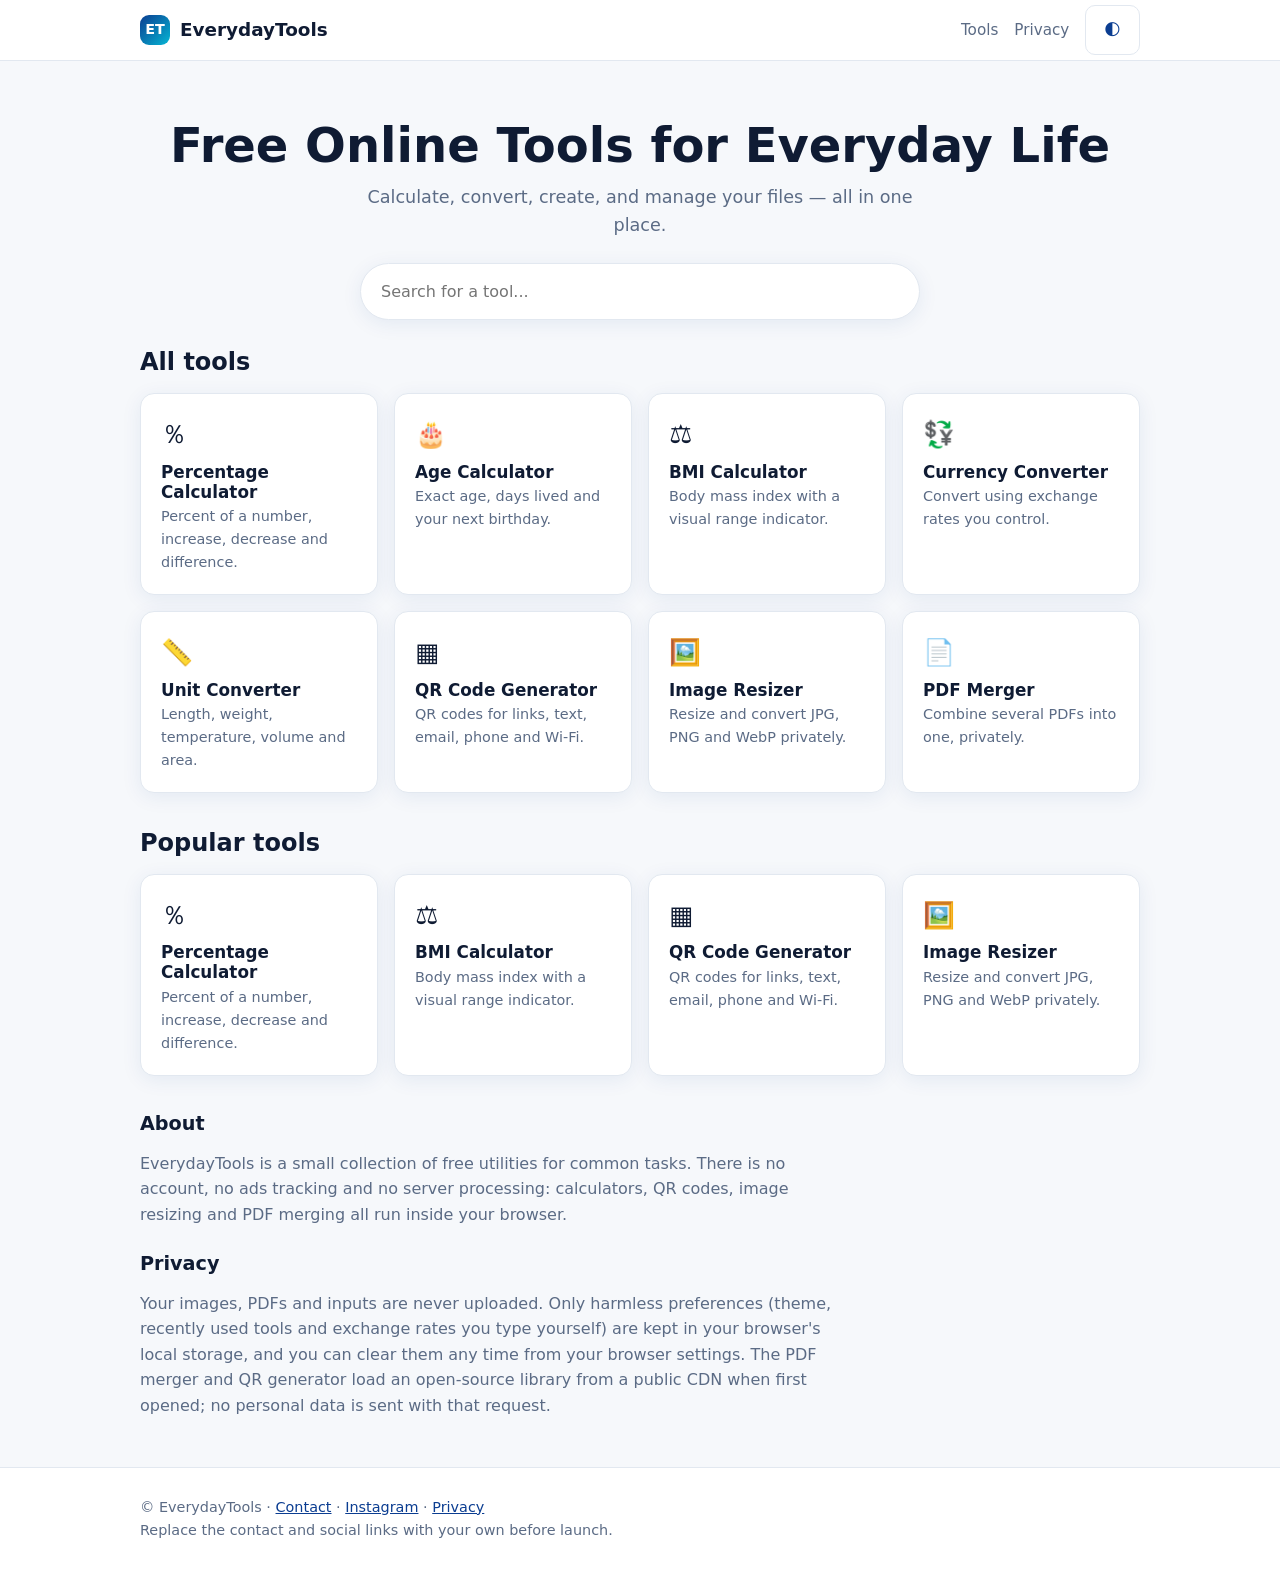
<file: index.html>
<!DOCTYPE html>
<html lang="en">
<head>
<meta charset="utf-8">
<meta name="viewport" content="width=device-width, initial-scale=1">
<title>EverydayTools – Free Online Calculators, Converters & File Tools</title>
<meta name="description" content="Free online percentage, age, BMI, currency and unit calculators, plus QR code generator, image resizer and PDF merger. No sign-up, files never leave your browser.">
<meta name="robots" content="index,follow,max-image-preview:large">
<link rel="canonical" href="https://everydaytools.pages.dev/">
<link rel="icon" href="favicon.svg" type="image/svg+xml">
<meta property="og:type" content="website">
<meta property="og:title" content="EverydayTools – Useful Tools. Simple Solutions.">
<meta property="og:description" content="Calculate, convert, create, and manage your files — all in one place.">
<meta property="og:url" content="https://everydaytools.pages.dev/">
<meta property="og:image" content="https://everydaytools.pages.dev/og-image.png">
<meta name="twitter:card" content="summary_large_image">
<script type="application/ld+json">{"@context":"https://schema.org","@type":"WebSite","name":"EverydayTools","url":"https://everydaytools.pages.dev/","description":"Free online everyday tools that run in your browser."}</script>
<link rel="stylesheet" href="style.css">
<script type="application/ld+json">{"@context": "https://schema.org", "@type": "ItemList", "itemListElement": [{"@type": "ListItem", "position": 1, "name": "Percentage Calculator", "url": "https://everydaytools.pages.dev/tools/percentage"}, {"@type": "ListItem", "position": 2, "name": "Age Calculator", "url": "https://everydaytools.pages.dev/tools/age"}, {"@type": "ListItem", "position": 3, "name": "BMI Calculator", "url": "https://everydaytools.pages.dev/tools/bmi"}, {"@type": "ListItem", "position": 4, "name": "Currency Converter", "url": "https://everydaytools.pages.dev/tools/currency"}, {"@type": "ListItem", "position": 5, "name": "Unit Converter", "url": "https://everydaytools.pages.dev/tools/unit-converter"}, {"@type": "ListItem", "position": 6, "name": "QR Code Generator", "url": "https://everydaytools.pages.dev/tools/qr-generator"}, {"@type": "ListItem", "position": 7, "name": "Image Resizer", "url": "https://everydaytools.pages.dev/tools/image-resizer"}, {"@type": "ListItem", "position": 8, "name": "PDF Merger", "url": "https://everydaytools.pages.dev/tools/pdf-merger"}]}</script>
</head>
<body>
<header><div class="w"><a class="logo" href="#" aria-label="EverydayTools home"><i>ET</i>EverydayTools</a>
<nav><a href="#tools">Tools</a><a href="#privacy">Privacy</a><button class="btn ghost" id="theme" aria-label="Toggle dark mode">🌓</button></nav></div></header>
<main class="w">
<div id="home">
<div class="hero"><h1>Free Online Tools for Everyday Life</h1><p>Calculate, convert, create, and manage your files — all in one place.</p>
<input id="search" type="search" placeholder="Search for a tool..." aria-label="Search for a tool"></div>
<section id="tools"><h2>All tools</h2><div class="grid" id="all"><a class="card" href="tools/percentage.html"><span class="ic">％</span><h3>Percentage Calculator</h3><p>Percent of a number, increase, decrease and difference.</p></a><a class="card" href="tools/age.html"><span class="ic">🎂</span><h3>Age Calculator</h3><p>Exact age, days lived and your next birthday.</p></a><a class="card" href="tools/bmi.html"><span class="ic">⚖️</span><h3>BMI Calculator</h3><p>Body mass index with a visual range indicator.</p></a><a class="card" href="tools/currency.html"><span class="ic">💱</span><h3>Currency Converter</h3><p>Convert using exchange rates you control.</p></a><a class="card" href="tools/unit-converter.html"><span class="ic">📏</span><h3>Unit Converter</h3><p>Length, weight, temperature, volume and area.</p></a><a class="card" href="tools/qr-generator.html"><span class="ic">▦</span><h3>QR Code Generator</h3><p>QR codes for links, text, email, phone and Wi-Fi.</p></a><a class="card" href="tools/image-resizer.html"><span class="ic">🖼️</span><h3>Image Resizer</h3><p>Resize and convert JPG, PNG and WebP privately.</p></a><a class="card" href="tools/pdf-merger.html"><span class="ic">📄</span><h3>PDF Merger</h3><p>Combine several PDFs into one, privately.</p></a></div></section>
<section><h2>Popular tools</h2><div class="grid" id="pop"><a class="card" href="tools/percentage.html"><span class="ic">％</span><h3>Percentage Calculator</h3><p>Percent of a number, increase, decrease and difference.</p></a><a class="card" href="tools/bmi.html"><span class="ic">⚖️</span><h3>BMI Calculator</h3><p>Body mass index with a visual range indicator.</p></a><a class="card" href="tools/qr-generator.html"><span class="ic">▦</span><h3>QR Code Generator</h3><p>QR codes for links, text, email, phone and Wi-Fi.</p></a><a class="card" href="tools/image-resizer.html"><span class="ic">🖼️</span><h3>Image Resizer</h3><p>Resize and convert JPG, PNG and WebP privately.</p></a></div></section>
<section id="recentS" hidden><h2>Recently used</h2><div class="grid" id="rec"></div></section>
<section class="about" id="about"><h2>About</h2><p>EverydayTools is a small collection of free utilities for common tasks. There is no account, no ads tracking and no server processing: calculators, QR codes, image resizing and PDF merging all run inside your browser.</p></section>
<section class="about" id="privacy"><h2>Privacy</h2><p>Your images, PDFs and inputs are never uploaded. Only harmless preferences (theme, recently used tools and exchange rates you type yourself) are kept in your browser's local storage, and you can clear them any time from your browser settings. The PDF merger and QR generator load an open-source library from a public CDN when first opened; no personal data is sent with that request.</p></section>
</div>
<div id="view" hidden></div>
</main>
<footer><div class="w">© EverydayTools · <a href="mailto:hello@example.com">Contact</a> · <a href="https://instagram.com/" rel="noopener">Instagram</a> · <a href="#privacy">Privacy</a><br>Replace the contact and social links with your own before launch.</div></footer>
<script src="js/tools.js" defer></script>
</body>
</html>
</file>
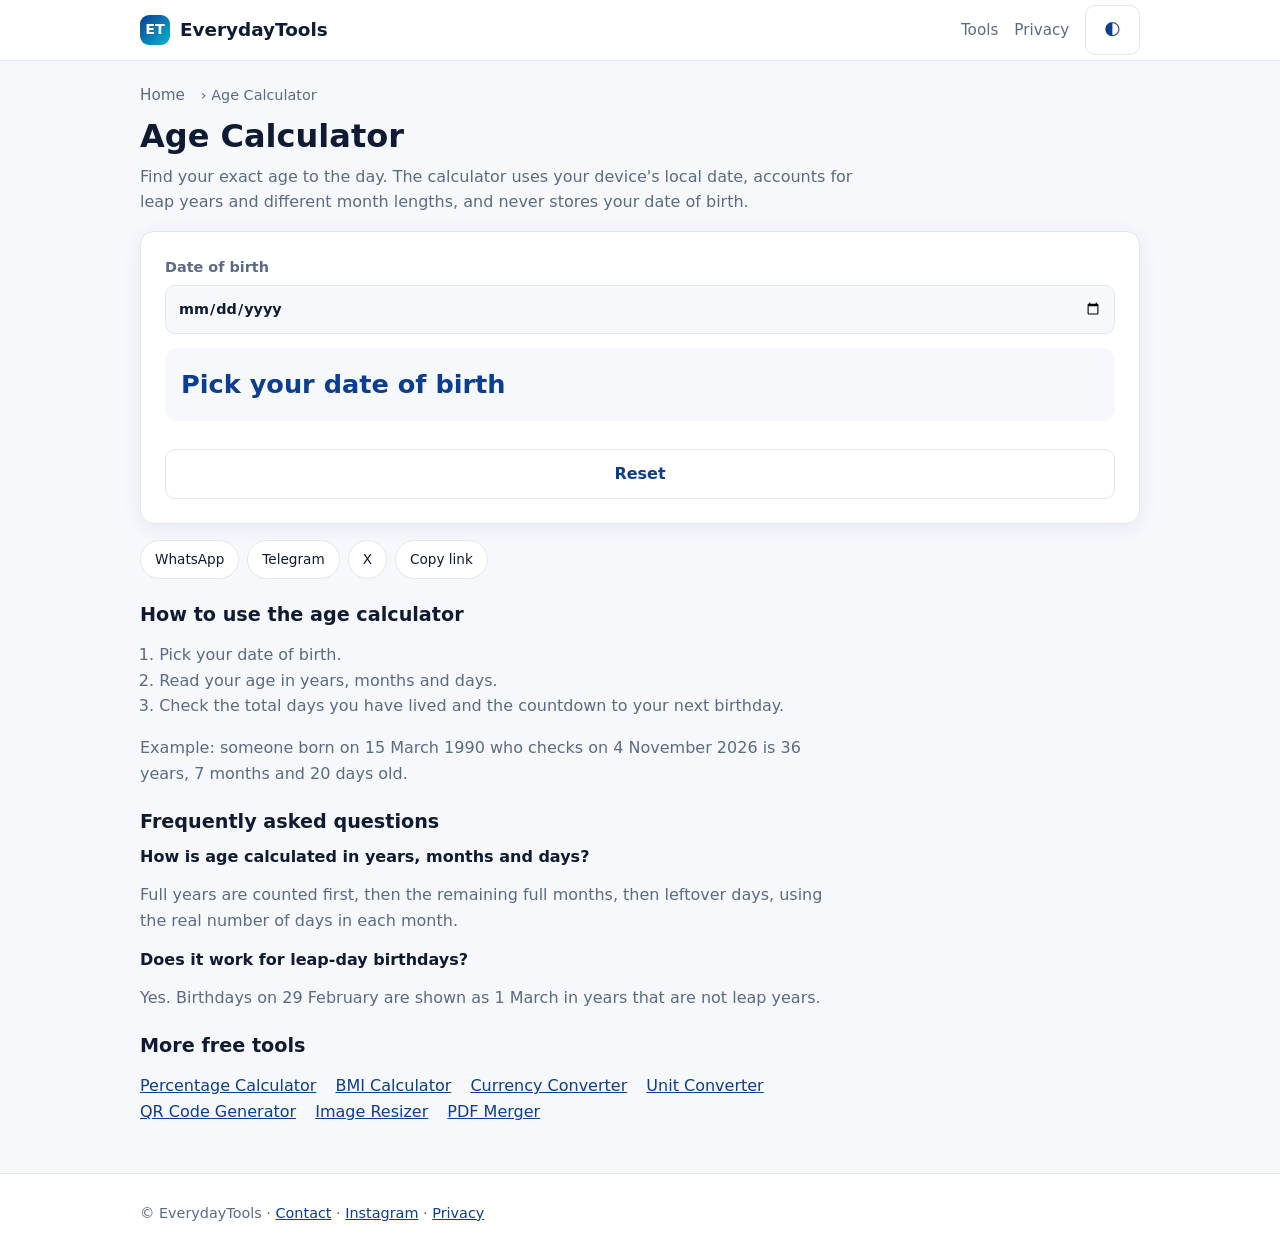
<file: tools/age.html>
<!DOCTYPE html>
<html lang="en">
<head>
<meta charset="utf-8">
<meta name="viewport" content="width=device-width, initial-scale=1">
<title>Age Calculator – Exact Age in Years, Months & Days | EverydayTools</title>
<meta name="description" content="Free age calculator: enter a date of birth to see your exact age in years, months and days, total days lived and days until your next birthday.">
<link rel="canonical" href="https://everydaytools.pages.dev/tools/age">
<link rel="icon" href="../favicon.svg" type="image/svg+xml">
<link rel="stylesheet" href="../style.css">
<meta property="og:type" content="website"><meta property="og:site_name" content="EverydayTools">
<meta property="og:title" content="Age Calculator – Exact Age in Years, Months & Days"><meta property="og:description" content="Free age calculator: enter a date of birth to see your exact age in years, months and days, total days lived and days until your next birthday.">
<meta property="og:url" content="https://everydaytools.pages.dev/tools/age"><meta property="og:image" content="https://everydaytools.pages.dev/og-image.png">
<meta name="twitter:card" content="summary_large_image"><meta name="twitter:title" content="Age Calculator – Exact Age in Years, Months & Days"><meta name="twitter:description" content="Free age calculator: enter a date of birth to see your exact age in years, months and days, total days lived and days until your next birthday."><meta name="twitter:image" content="https://everydaytools.pages.dev/og-image.png">
<script type="application/ld+json">{"@context": "https://schema.org", "@type": "WebApplication", "name": "Age Calculator", "url": "https://everydaytools.pages.dev/tools/age", "description": "Free age calculator: enter a date of birth to see your exact age in years, months and days, total days lived and days until your next birthday.", "applicationCategory": "UtilitiesApplication", "operatingSystem": "Any", "browserRequirements": "Requires JavaScript", "offers": {"@type": "Offer", "price": "0", "priceCurrency": "USD"}}</script>
<script type="application/ld+json">{"@context": "https://schema.org", "@type": "BreadcrumbList", "itemListElement": [{"@type": "ListItem", "position": 1, "name": "Home", "item": "https://everydaytools.pages.dev/"}, {"@type": "ListItem", "position": 2, "name": "Age Calculator", "item": "https://everydaytools.pages.dev/tools/age"}]}</script>
<script type="application/ld+json">{"@context": "https://schema.org", "@type": "FAQPage", "mainEntity": [{"@type": "Question", "name": "How is age calculated in years, months and days?", "acceptedAnswer": {"@type": "Answer", "text": "Full years are counted first, then the remaining full months, then leftover days, using the real number of days in each month."}}, {"@type": "Question", "name": "Does it work for leap-day birthdays?", "acceptedAnswer": {"@type": "Answer", "text": "Yes. Birthdays on 29 February are shown as 1 March in years that are not leap years."}}]}</script>
</head>
<body data-base="../" data-tool="age">
<header><div class="w"><a class="logo" href="../index.html" aria-label="EverydayTools home"><i>ET</i>EverydayTools</a>
<nav aria-label="Main"><a href="../index.html#tools">Tools</a><a href="../index.html#privacy">Privacy</a><button class="btn ghost" id="theme" aria-label="Toggle dark mode">🌓</button></nav></div></header>
<main class="w">
<nav class="crumb" aria-label="Breadcrumb"><a href="../index.html">Home</a> › Age Calculator</nav>
<h1>Age Calculator</h1><p class="note" style="font-size:1rem;max-width:70ch">Find your exact age to the day. The calculator uses your device's local date, accounts for leap years and different month lengths, and never stores your date of birth.</p>
<div class="panel" id="panel" style="margin-top:16px"><noscript>This tool needs JavaScript enabled in your browser.</noscript></div>
<div class="share"><a id="wa" target="_blank" rel="noopener">WhatsApp</a><a id="tg" target="_blank" rel="noopener">Telegram</a><a id="xx" target="_blank" rel="noopener">X</a><button id="cu">Copy link</button></div>
<article class="about"><h2>How to use the age calculator</h2><ol><li>Pick your date of birth.</li><li>Read your age in years, months and days.</li><li>Check the total days you have lived and the countdown to your next birthday.</li></ol><p>Example: someone born on 15 March 1990 who checks on 4 November 2026 is 36 years, 7 months and 20 days old.</p><h2>Frequently asked questions</h2><h3>How is age calculated in years, months and days?</h3><p>Full years are counted first, then the remaining full months, then leftover days, using the real number of days in each month.</p><h3>Does it work for leap-day birthdays?</h3><p>Yes. Birthdays on 29 February are shown as 1 March in years that are not leap years.</p>
<h2>More free tools</h2><p class="rel"><a href="percentage.html">Percentage Calculator</a> <a href="bmi.html">BMI Calculator</a> <a href="currency.html">Currency Converter</a> <a href="unit-converter.html">Unit Converter</a> <a href="qr-generator.html">QR Code Generator</a> <a href="image-resizer.html">Image Resizer</a> <a href="pdf-merger.html">PDF Merger</a></p></article>
</main>
<footer><div class="w">© EverydayTools · <a href="mailto:hello@example.com">Contact</a> · <a href="https://instagram.com/" rel="noopener">Instagram</a> · <a href="../index.html#privacy">Privacy</a></div></footer>
<script src="../js/tools.js" defer></script>
</body></html>
</file>
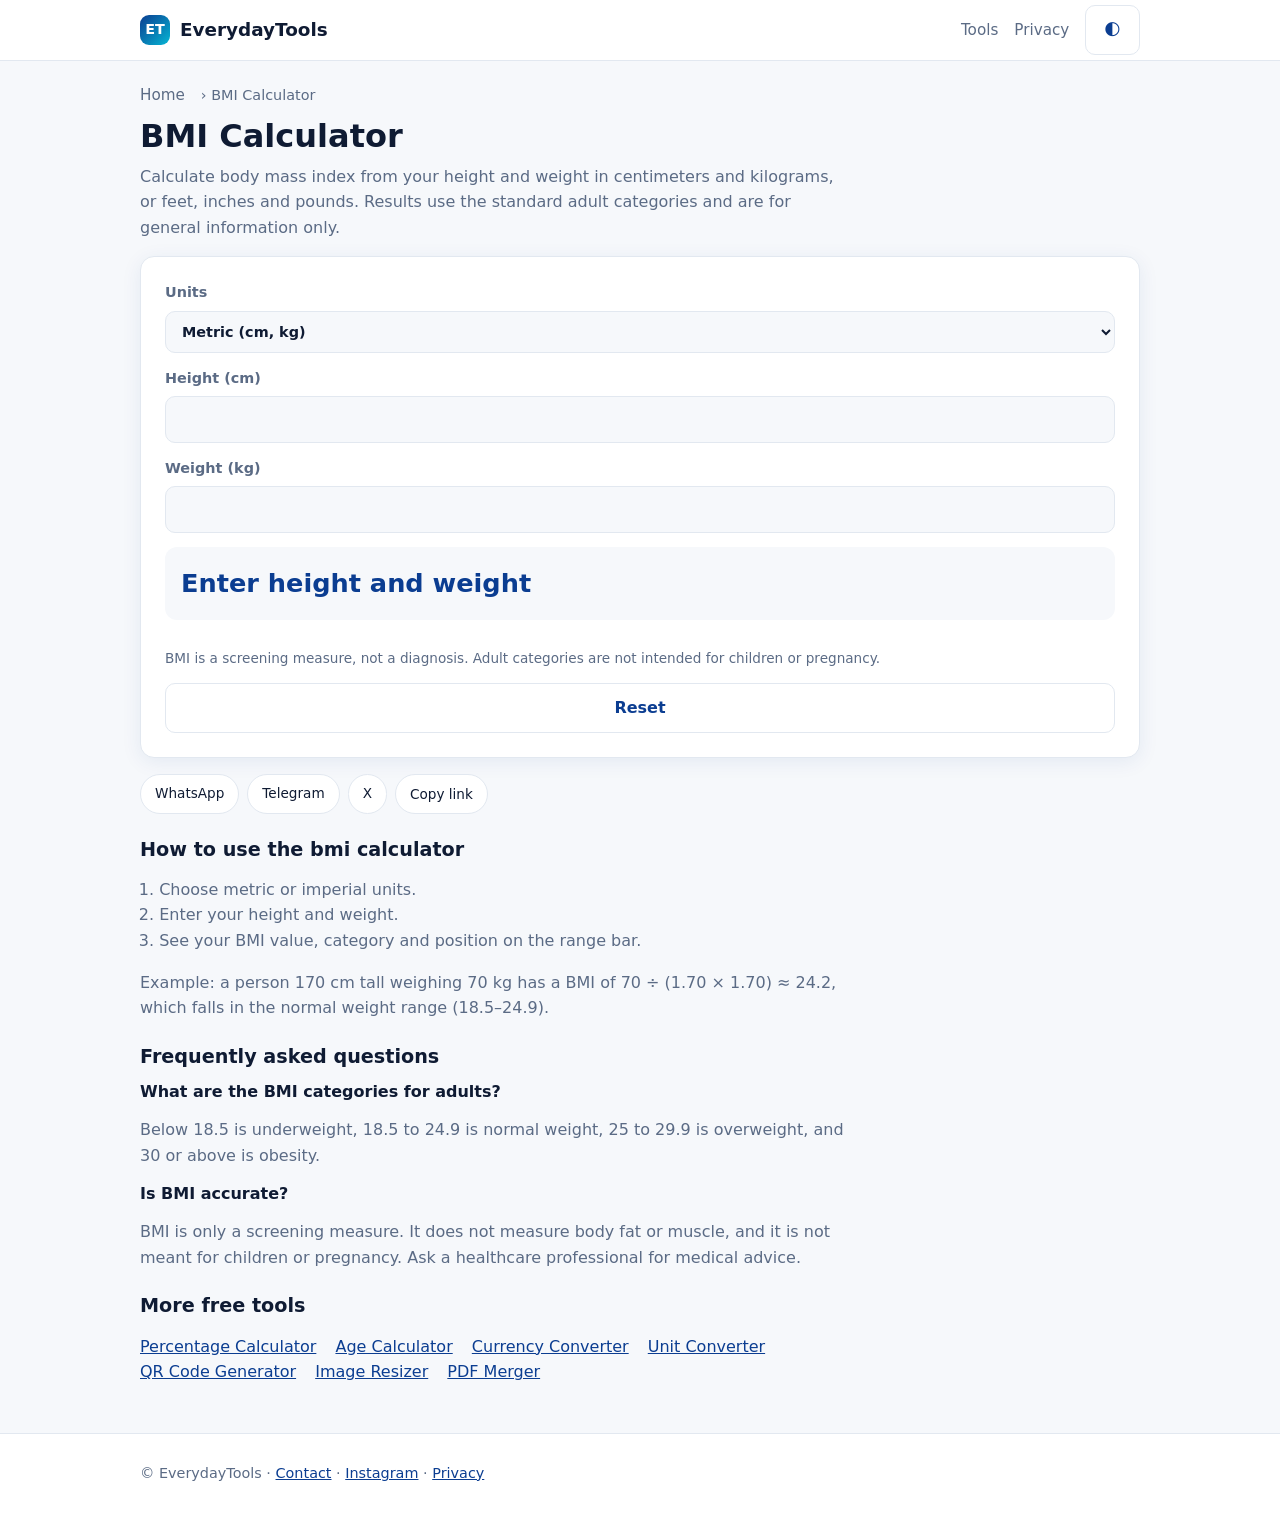
<file: tools/bmi.html>
<!DOCTYPE html>
<html lang="en">
<head>
<meta charset="utf-8">
<meta name="viewport" content="width=device-width, initial-scale=1">
<title>BMI Calculator – Free Body Mass Index Calculator | EverydayTools</title>
<meta name="description" content="Free BMI calculator for adults in metric or imperial units. See your BMI, standard category and a visual range chart. A screening tool, not a diagnosis.">
<link rel="canonical" href="https://everydaytools.pages.dev/tools/bmi">
<link rel="icon" href="../favicon.svg" type="image/svg+xml">
<link rel="stylesheet" href="../style.css">
<meta property="og:type" content="website"><meta property="og:site_name" content="EverydayTools">
<meta property="og:title" content="BMI Calculator – Free Body Mass Index Calculator"><meta property="og:description" content="Free BMI calculator for adults in metric or imperial units. See your BMI, standard category and a visual range chart. A screening tool, not a diagnosis.">
<meta property="og:url" content="https://everydaytools.pages.dev/tools/bmi"><meta property="og:image" content="https://everydaytools.pages.dev/og-image.png">
<meta name="twitter:card" content="summary_large_image"><meta name="twitter:title" content="BMI Calculator – Free Body Mass Index Calculator"><meta name="twitter:description" content="Free BMI calculator for adults in metric or imperial units. See your BMI, standard category and a visual range chart. A screening tool, not a diagnosis."><meta name="twitter:image" content="https://everydaytools.pages.dev/og-image.png">
<script type="application/ld+json">{"@context": "https://schema.org", "@type": "WebApplication", "name": "BMI Calculator", "url": "https://everydaytools.pages.dev/tools/bmi", "description": "Free BMI calculator for adults in metric or imperial units. See your BMI, standard category and a visual range chart. A screening tool, not a diagnosis.", "applicationCategory": "UtilitiesApplication", "operatingSystem": "Any", "browserRequirements": "Requires JavaScript", "offers": {"@type": "Offer", "price": "0", "priceCurrency": "USD"}}</script>
<script type="application/ld+json">{"@context": "https://schema.org", "@type": "BreadcrumbList", "itemListElement": [{"@type": "ListItem", "position": 1, "name": "Home", "item": "https://everydaytools.pages.dev/"}, {"@type": "ListItem", "position": 2, "name": "BMI Calculator", "item": "https://everydaytools.pages.dev/tools/bmi"}]}</script>
<script type="application/ld+json">{"@context": "https://schema.org", "@type": "FAQPage", "mainEntity": [{"@type": "Question", "name": "What are the BMI categories for adults?", "acceptedAnswer": {"@type": "Answer", "text": "Below 18.5 is underweight, 18.5 to 24.9 is normal weight, 25 to 29.9 is overweight, and 30 or above is obesity."}}, {"@type": "Question", "name": "Is BMI accurate?", "acceptedAnswer": {"@type": "Answer", "text": "BMI is only a screening measure. It does not measure body fat or muscle, and it is not meant for children or pregnancy. Ask a healthcare professional for medical advice."}}]}</script>
</head>
<body data-base="../" data-tool="bmi">
<header><div class="w"><a class="logo" href="../index.html" aria-label="EverydayTools home"><i>ET</i>EverydayTools</a>
<nav aria-label="Main"><a href="../index.html#tools">Tools</a><a href="../index.html#privacy">Privacy</a><button class="btn ghost" id="theme" aria-label="Toggle dark mode">🌓</button></nav></div></header>
<main class="w">
<nav class="crumb" aria-label="Breadcrumb"><a href="../index.html">Home</a> › BMI Calculator</nav>
<h1>BMI Calculator</h1><p class="note" style="font-size:1rem;max-width:70ch">Calculate body mass index from your height and weight in centimeters and kilograms, or feet, inches and pounds. Results use the standard adult categories and are for general information only.</p>
<div class="panel" id="panel" style="margin-top:16px"><noscript>This tool needs JavaScript enabled in your browser.</noscript></div>
<div class="share"><a id="wa" target="_blank" rel="noopener">WhatsApp</a><a id="tg" target="_blank" rel="noopener">Telegram</a><a id="xx" target="_blank" rel="noopener">X</a><button id="cu">Copy link</button></div>
<article class="about"><h2>How to use the bmi calculator</h2><ol><li>Choose metric or imperial units.</li><li>Enter your height and weight.</li><li>See your BMI value, category and position on the range bar.</li></ol><p>Example: a person 170 cm tall weighing 70 kg has a BMI of 70 ÷ (1.70 × 1.70) ≈ 24.2, which falls in the normal weight range (18.5–24.9).</p><h2>Frequently asked questions</h2><h3>What are the BMI categories for adults?</h3><p>Below 18.5 is underweight, 18.5 to 24.9 is normal weight, 25 to 29.9 is overweight, and 30 or above is obesity.</p><h3>Is BMI accurate?</h3><p>BMI is only a screening measure. It does not measure body fat or muscle, and it is not meant for children or pregnancy. Ask a healthcare professional for medical advice.</p>
<h2>More free tools</h2><p class="rel"><a href="percentage.html">Percentage Calculator</a> <a href="age.html">Age Calculator</a> <a href="currency.html">Currency Converter</a> <a href="unit-converter.html">Unit Converter</a> <a href="qr-generator.html">QR Code Generator</a> <a href="image-resizer.html">Image Resizer</a> <a href="pdf-merger.html">PDF Merger</a></p></article>
</main>
<footer><div class="w">© EverydayTools · <a href="mailto:hello@example.com">Contact</a> · <a href="https://instagram.com/" rel="noopener">Instagram</a> · <a href="../index.html#privacy">Privacy</a></div></footer>
<script src="../js/tools.js" defer></script>
</body></html>
</file>
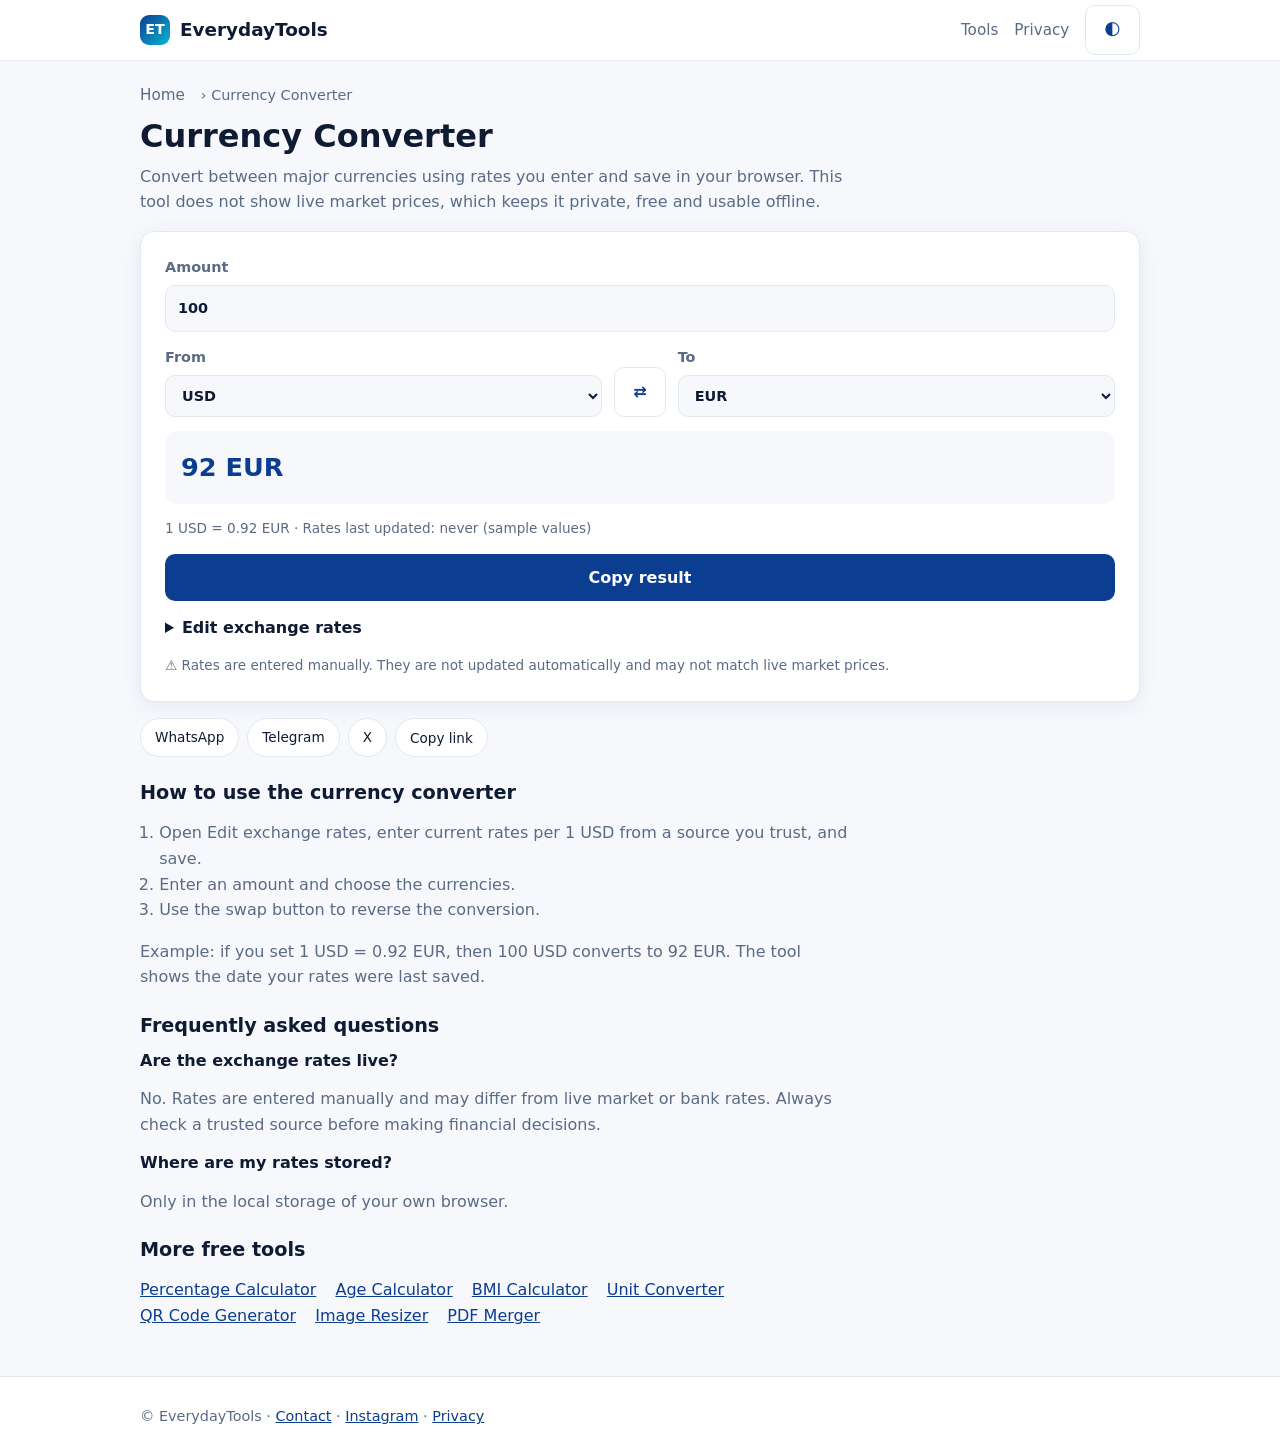
<file: tools/currency.html>
<!DOCTYPE html>
<html lang="en">
<head>
<meta charset="utf-8">
<meta name="viewport" content="width=device-width, initial-scale=1">
<title>Currency Converter – Free Converter with Custom Rates | EverydayTools</title>
<meta name="description" content="Free currency converter with exchange rates you set yourself. Convert USD, EUR, GBP, JPY, CAD, AUD, CHF, INR and more. Rates are manual, not live.">
<link rel="canonical" href="https://everydaytools.pages.dev/tools/currency">
<link rel="icon" href="../favicon.svg" type="image/svg+xml">
<link rel="stylesheet" href="../style.css">
<meta property="og:type" content="website"><meta property="og:site_name" content="EverydayTools">
<meta property="og:title" content="Currency Converter – Free Converter with Custom Rates"><meta property="og:description" content="Free currency converter with exchange rates you set yourself. Convert USD, EUR, GBP, JPY, CAD, AUD, CHF, INR and more. Rates are manual, not live.">
<meta property="og:url" content="https://everydaytools.pages.dev/tools/currency"><meta property="og:image" content="https://everydaytools.pages.dev/og-image.png">
<meta name="twitter:card" content="summary_large_image"><meta name="twitter:title" content="Currency Converter – Free Converter with Custom Rates"><meta name="twitter:description" content="Free currency converter with exchange rates you set yourself. Convert USD, EUR, GBP, JPY, CAD, AUD, CHF, INR and more. Rates are manual, not live."><meta name="twitter:image" content="https://everydaytools.pages.dev/og-image.png">
<script type="application/ld+json">{"@context": "https://schema.org", "@type": "WebApplication", "name": "Currency Converter", "url": "https://everydaytools.pages.dev/tools/currency", "description": "Free currency converter with exchange rates you set yourself. Convert USD, EUR, GBP, JPY, CAD, AUD, CHF, INR and more. Rates are manual, not live.", "applicationCategory": "UtilitiesApplication", "operatingSystem": "Any", "browserRequirements": "Requires JavaScript", "offers": {"@type": "Offer", "price": "0", "priceCurrency": "USD"}}</script>
<script type="application/ld+json">{"@context": "https://schema.org", "@type": "BreadcrumbList", "itemListElement": [{"@type": "ListItem", "position": 1, "name": "Home", "item": "https://everydaytools.pages.dev/"}, {"@type": "ListItem", "position": 2, "name": "Currency Converter", "item": "https://everydaytools.pages.dev/tools/currency"}]}</script>
<script type="application/ld+json">{"@context": "https://schema.org", "@type": "FAQPage", "mainEntity": [{"@type": "Question", "name": "Are the exchange rates live?", "acceptedAnswer": {"@type": "Answer", "text": "No. Rates are entered manually and may differ from live market or bank rates. Always check a trusted source before making financial decisions."}}, {"@type": "Question", "name": "Where are my rates stored?", "acceptedAnswer": {"@type": "Answer", "text": "Only in the local storage of your own browser."}}]}</script>
</head>
<body data-base="../" data-tool="currency">
<header><div class="w"><a class="logo" href="../index.html" aria-label="EverydayTools home"><i>ET</i>EverydayTools</a>
<nav aria-label="Main"><a href="../index.html#tools">Tools</a><a href="../index.html#privacy">Privacy</a><button class="btn ghost" id="theme" aria-label="Toggle dark mode">🌓</button></nav></div></header>
<main class="w">
<nav class="crumb" aria-label="Breadcrumb"><a href="../index.html">Home</a> › Currency Converter</nav>
<h1>Currency Converter</h1><p class="note" style="font-size:1rem;max-width:70ch">Convert between major currencies using rates you enter and save in your browser. This tool does not show live market prices, which keeps it private, free and usable offline.</p>
<div class="panel" id="panel" style="margin-top:16px"><noscript>This tool needs JavaScript enabled in your browser.</noscript></div>
<div class="share"><a id="wa" target="_blank" rel="noopener">WhatsApp</a><a id="tg" target="_blank" rel="noopener">Telegram</a><a id="xx" target="_blank" rel="noopener">X</a><button id="cu">Copy link</button></div>
<article class="about"><h2>How to use the currency converter</h2><ol><li>Open Edit exchange rates, enter current rates per 1 USD from a source you trust, and save.</li><li>Enter an amount and choose the currencies.</li><li>Use the swap button to reverse the conversion.</li></ol><p>Example: if you set 1 USD = 0.92 EUR, then 100 USD converts to 92 EUR. The tool shows the date your rates were last saved.</p><h2>Frequently asked questions</h2><h3>Are the exchange rates live?</h3><p>No. Rates are entered manually and may differ from live market or bank rates. Always check a trusted source before making financial decisions.</p><h3>Where are my rates stored?</h3><p>Only in the local storage of your own browser.</p>
<h2>More free tools</h2><p class="rel"><a href="percentage.html">Percentage Calculator</a> <a href="age.html">Age Calculator</a> <a href="bmi.html">BMI Calculator</a> <a href="unit-converter.html">Unit Converter</a> <a href="qr-generator.html">QR Code Generator</a> <a href="image-resizer.html">Image Resizer</a> <a href="pdf-merger.html">PDF Merger</a></p></article>
</main>
<footer><div class="w">© EverydayTools · <a href="mailto:hello@example.com">Contact</a> · <a href="https://instagram.com/" rel="noopener">Instagram</a> · <a href="../index.html#privacy">Privacy</a></div></footer>
<script src="../js/tools.js" defer></script>
</body></html>
</file>
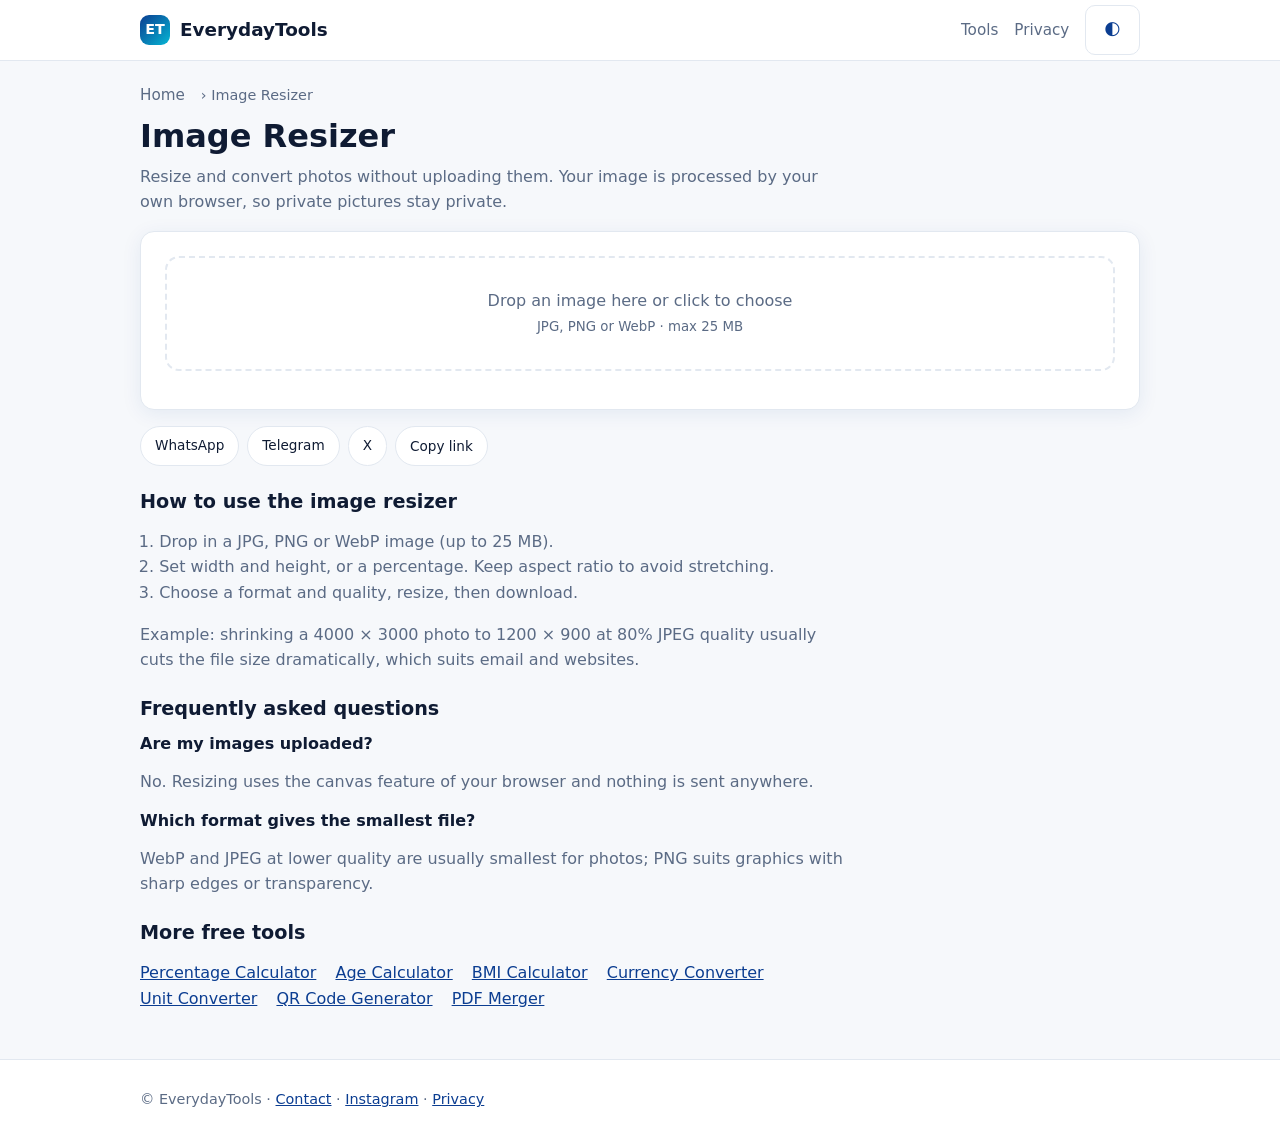
<file: tools/image-resizer.html>
<!DOCTYPE html>
<html lang="en">
<head>
<meta charset="utf-8">
<meta name="viewport" content="width=device-width, initial-scale=1">
<title>Image Resizer – Resize JPG, PNG & WebP Online Free | EverydayTools</title>
<meta name="description" content="Free image resizer: change width and height or percentage, convert between JPG, PNG and WebP, and set quality. Private, in your browser, no upload.">
<link rel="canonical" href="https://everydaytools.pages.dev/tools/image-resizer">
<link rel="icon" href="../favicon.svg" type="image/svg+xml">
<link rel="stylesheet" href="../style.css">
<meta property="og:type" content="website"><meta property="og:site_name" content="EverydayTools">
<meta property="og:title" content="Image Resizer – Resize JPG, PNG & WebP Online Free"><meta property="og:description" content="Free image resizer: change width and height or percentage, convert between JPG, PNG and WebP, and set quality. Private, in your browser, no upload.">
<meta property="og:url" content="https://everydaytools.pages.dev/tools/image-resizer"><meta property="og:image" content="https://everydaytools.pages.dev/og-image.png">
<meta name="twitter:card" content="summary_large_image"><meta name="twitter:title" content="Image Resizer – Resize JPG, PNG & WebP Online Free"><meta name="twitter:description" content="Free image resizer: change width and height or percentage, convert between JPG, PNG and WebP, and set quality. Private, in your browser, no upload."><meta name="twitter:image" content="https://everydaytools.pages.dev/og-image.png">
<script type="application/ld+json">{"@context": "https://schema.org", "@type": "WebApplication", "name": "Image Resizer", "url": "https://everydaytools.pages.dev/tools/image-resizer", "description": "Free image resizer: change width and height or percentage, convert between JPG, PNG and WebP, and set quality. Private, in your browser, no upload.", "applicationCategory": "UtilitiesApplication", "operatingSystem": "Any", "browserRequirements": "Requires JavaScript", "offers": {"@type": "Offer", "price": "0", "priceCurrency": "USD"}}</script>
<script type="application/ld+json">{"@context": "https://schema.org", "@type": "BreadcrumbList", "itemListElement": [{"@type": "ListItem", "position": 1, "name": "Home", "item": "https://everydaytools.pages.dev/"}, {"@type": "ListItem", "position": 2, "name": "Image Resizer", "item": "https://everydaytools.pages.dev/tools/image-resizer"}]}</script>
<script type="application/ld+json">{"@context": "https://schema.org", "@type": "FAQPage", "mainEntity": [{"@type": "Question", "name": "Are my images uploaded?", "acceptedAnswer": {"@type": "Answer", "text": "No. Resizing uses the canvas feature of your browser and nothing is sent anywhere."}}, {"@type": "Question", "name": "Which format gives the smallest file?", "acceptedAnswer": {"@type": "Answer", "text": "WebP and JPEG at lower quality are usually smallest for photos; PNG suits graphics with sharp edges or transparency."}}]}</script>
</head>
<body data-base="../" data-tool="image-resizer">
<header><div class="w"><a class="logo" href="../index.html" aria-label="EverydayTools home"><i>ET</i>EverydayTools</a>
<nav aria-label="Main"><a href="../index.html#tools">Tools</a><a href="../index.html#privacy">Privacy</a><button class="btn ghost" id="theme" aria-label="Toggle dark mode">🌓</button></nav></div></header>
<main class="w">
<nav class="crumb" aria-label="Breadcrumb"><a href="../index.html">Home</a> › Image Resizer</nav>
<h1>Image Resizer</h1><p class="note" style="font-size:1rem;max-width:70ch">Resize and convert photos without uploading them. Your image is processed by your own browser, so private pictures stay private.</p>
<div class="panel" id="panel" style="margin-top:16px"><noscript>This tool needs JavaScript enabled in your browser.</noscript></div>
<div class="share"><a id="wa" target="_blank" rel="noopener">WhatsApp</a><a id="tg" target="_blank" rel="noopener">Telegram</a><a id="xx" target="_blank" rel="noopener">X</a><button id="cu">Copy link</button></div>
<article class="about"><h2>How to use the image resizer</h2><ol><li>Drop in a JPG, PNG or WebP image (up to 25 MB).</li><li>Set width and height, or a percentage. Keep aspect ratio to avoid stretching.</li><li>Choose a format and quality, resize, then download.</li></ol><p>Example: shrinking a 4000 × 3000 photo to 1200 × 900 at 80% JPEG quality usually cuts the file size dramatically, which suits email and websites.</p><h2>Frequently asked questions</h2><h3>Are my images uploaded?</h3><p>No. Resizing uses the canvas feature of your browser and nothing is sent anywhere.</p><h3>Which format gives the smallest file?</h3><p>WebP and JPEG at lower quality are usually smallest for photos; PNG suits graphics with sharp edges or transparency.</p>
<h2>More free tools</h2><p class="rel"><a href="percentage.html">Percentage Calculator</a> <a href="age.html">Age Calculator</a> <a href="bmi.html">BMI Calculator</a> <a href="currency.html">Currency Converter</a> <a href="unit-converter.html">Unit Converter</a> <a href="qr-generator.html">QR Code Generator</a> <a href="pdf-merger.html">PDF Merger</a></p></article>
</main>
<footer><div class="w">© EverydayTools · <a href="mailto:hello@example.com">Contact</a> · <a href="https://instagram.com/" rel="noopener">Instagram</a> · <a href="../index.html#privacy">Privacy</a></div></footer>
<script src="../js/tools.js" defer></script>
</body></html>
</file>
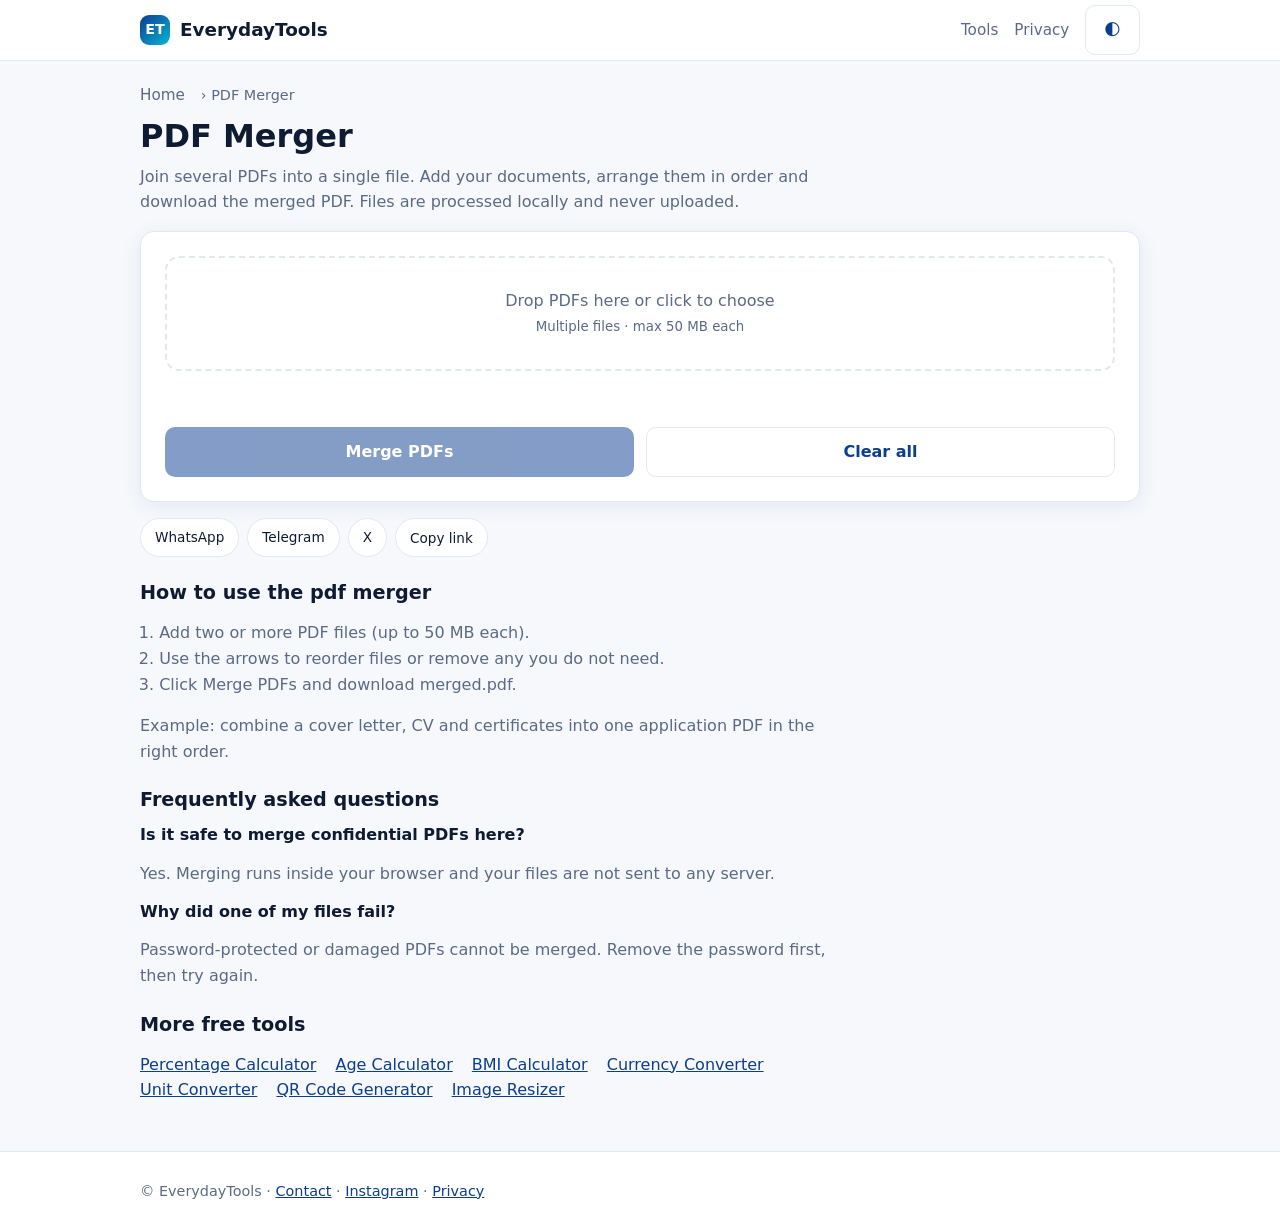
<file: tools/pdf-merger.html>
<!DOCTYPE html>
<html lang="en">
<head>
<meta charset="utf-8">
<meta name="viewport" content="width=device-width, initial-scale=1">
<title>PDF Merger – Combine PDF Files Online Free | EverydayTools</title>
<meta name="description" content="Free PDF merger: combine multiple PDF files into one document. Reorder, remove and merge in your browser. No upload, no sign-up.">
<link rel="canonical" href="https://everydaytools.pages.dev/tools/pdf-merger">
<link rel="icon" href="../favicon.svg" type="image/svg+xml">
<link rel="stylesheet" href="../style.css">
<meta property="og:type" content="website"><meta property="og:site_name" content="EverydayTools">
<meta property="og:title" content="PDF Merger – Combine PDF Files Online Free"><meta property="og:description" content="Free PDF merger: combine multiple PDF files into one document. Reorder, remove and merge in your browser. No upload, no sign-up.">
<meta property="og:url" content="https://everydaytools.pages.dev/tools/pdf-merger"><meta property="og:image" content="https://everydaytools.pages.dev/og-image.png">
<meta name="twitter:card" content="summary_large_image"><meta name="twitter:title" content="PDF Merger – Combine PDF Files Online Free"><meta name="twitter:description" content="Free PDF merger: combine multiple PDF files into one document. Reorder, remove and merge in your browser. No upload, no sign-up."><meta name="twitter:image" content="https://everydaytools.pages.dev/og-image.png">
<script type="application/ld+json">{"@context": "https://schema.org", "@type": "WebApplication", "name": "PDF Merger", "url": "https://everydaytools.pages.dev/tools/pdf-merger", "description": "Free PDF merger: combine multiple PDF files into one document. Reorder, remove and merge in your browser. No upload, no sign-up.", "applicationCategory": "UtilitiesApplication", "operatingSystem": "Any", "browserRequirements": "Requires JavaScript", "offers": {"@type": "Offer", "price": "0", "priceCurrency": "USD"}}</script>
<script type="application/ld+json">{"@context": "https://schema.org", "@type": "BreadcrumbList", "itemListElement": [{"@type": "ListItem", "position": 1, "name": "Home", "item": "https://everydaytools.pages.dev/"}, {"@type": "ListItem", "position": 2, "name": "PDF Merger", "item": "https://everydaytools.pages.dev/tools/pdf-merger"}]}</script>
<script type="application/ld+json">{"@context": "https://schema.org", "@type": "FAQPage", "mainEntity": [{"@type": "Question", "name": "Is it safe to merge confidential PDFs here?", "acceptedAnswer": {"@type": "Answer", "text": "Yes. Merging runs inside your browser and your files are not sent to any server."}}, {"@type": "Question", "name": "Why did one of my files fail?", "acceptedAnswer": {"@type": "Answer", "text": "Password-protected or damaged PDFs cannot be merged. Remove the password first, then try again."}}]}</script>
</head>
<body data-base="../" data-tool="pdf-merger">
<header><div class="w"><a class="logo" href="../index.html" aria-label="EverydayTools home"><i>ET</i>EverydayTools</a>
<nav aria-label="Main"><a href="../index.html#tools">Tools</a><a href="../index.html#privacy">Privacy</a><button class="btn ghost" id="theme" aria-label="Toggle dark mode">🌓</button></nav></div></header>
<main class="w">
<nav class="crumb" aria-label="Breadcrumb"><a href="../index.html">Home</a> › PDF Merger</nav>
<h1>PDF Merger</h1><p class="note" style="font-size:1rem;max-width:70ch">Join several PDFs into a single file. Add your documents, arrange them in order and download the merged PDF. Files are processed locally and never uploaded.</p>
<div class="panel" id="panel" style="margin-top:16px"><noscript>This tool needs JavaScript enabled in your browser.</noscript></div>
<div class="share"><a id="wa" target="_blank" rel="noopener">WhatsApp</a><a id="tg" target="_blank" rel="noopener">Telegram</a><a id="xx" target="_blank" rel="noopener">X</a><button id="cu">Copy link</button></div>
<article class="about"><h2>How to use the pdf merger</h2><ol><li>Add two or more PDF files (up to 50 MB each).</li><li>Use the arrows to reorder files or remove any you do not need.</li><li>Click Merge PDFs and download merged.pdf.</li></ol><p>Example: combine a cover letter, CV and certificates into one application PDF in the right order.</p><h2>Frequently asked questions</h2><h3>Is it safe to merge confidential PDFs here?</h3><p>Yes. Merging runs inside your browser and your files are not sent to any server.</p><h3>Why did one of my files fail?</h3><p>Password-protected or damaged PDFs cannot be merged. Remove the password first, then try again.</p>
<h2>More free tools</h2><p class="rel"><a href="percentage.html">Percentage Calculator</a> <a href="age.html">Age Calculator</a> <a href="bmi.html">BMI Calculator</a> <a href="currency.html">Currency Converter</a> <a href="unit-converter.html">Unit Converter</a> <a href="qr-generator.html">QR Code Generator</a> <a href="image-resizer.html">Image Resizer</a></p></article>
</main>
<footer><div class="w">© EverydayTools · <a href="mailto:hello@example.com">Contact</a> · <a href="https://instagram.com/" rel="noopener">Instagram</a> · <a href="../index.html#privacy">Privacy</a></div></footer>
<script src="../js/tools.js" defer></script>
</body></html>
</file>
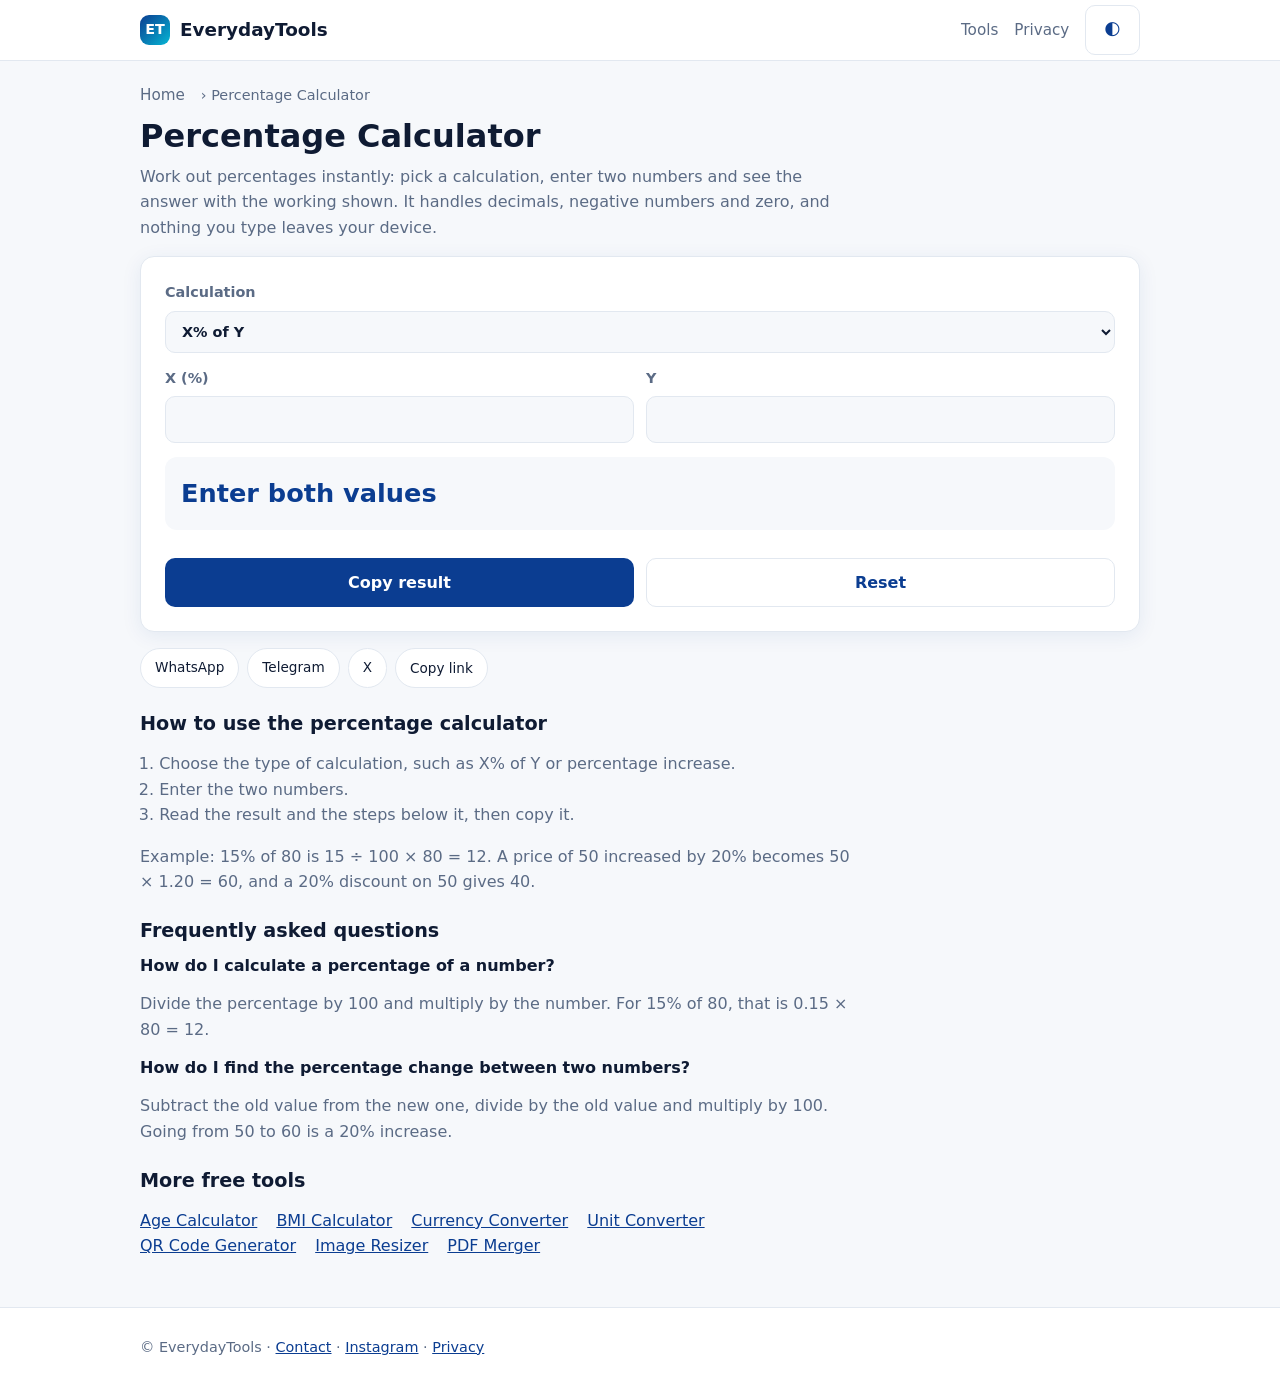
<file: tools/percentage.html>
<!DOCTYPE html>
<html lang="en">
<head>
<meta charset="utf-8">
<meta name="viewport" content="width=device-width, initial-scale=1">
<title>Percentage Calculator – Free Online Percent Tool | EverydayTools</title>
<meta name="description" content="Free percentage calculator: find X% of a number, what percent one number is of another, percentage increase, decrease and difference, with step-by-step working.">
<link rel="canonical" href="https://everydaytools.pages.dev/tools/percentage">
<link rel="icon" href="../favicon.svg" type="image/svg+xml">
<link rel="stylesheet" href="../style.css">
<meta property="og:type" content="website"><meta property="og:site_name" content="EverydayTools">
<meta property="og:title" content="Percentage Calculator – Free Online Percent Tool"><meta property="og:description" content="Free percentage calculator: find X% of a number, what percent one number is of another, percentage increase, decrease and difference, with step-by-step working.">
<meta property="og:url" content="https://everydaytools.pages.dev/tools/percentage"><meta property="og:image" content="https://everydaytools.pages.dev/og-image.png">
<meta name="twitter:card" content="summary_large_image"><meta name="twitter:title" content="Percentage Calculator – Free Online Percent Tool"><meta name="twitter:description" content="Free percentage calculator: find X% of a number, what percent one number is of another, percentage increase, decrease and difference, with step-by-step working."><meta name="twitter:image" content="https://everydaytools.pages.dev/og-image.png">
<script type="application/ld+json">{"@context": "https://schema.org", "@type": "WebApplication", "name": "Percentage Calculator", "url": "https://everydaytools.pages.dev/tools/percentage", "description": "Free percentage calculator: find X% of a number, what percent one number is of another, percentage increase, decrease and difference, with step-by-step working.", "applicationCategory": "UtilitiesApplication", "operatingSystem": "Any", "browserRequirements": "Requires JavaScript", "offers": {"@type": "Offer", "price": "0", "priceCurrency": "USD"}}</script>
<script type="application/ld+json">{"@context": "https://schema.org", "@type": "BreadcrumbList", "itemListElement": [{"@type": "ListItem", "position": 1, "name": "Home", "item": "https://everydaytools.pages.dev/"}, {"@type": "ListItem", "position": 2, "name": "Percentage Calculator", "item": "https://everydaytools.pages.dev/tools/percentage"}]}</script>
<script type="application/ld+json">{"@context": "https://schema.org", "@type": "FAQPage", "mainEntity": [{"@type": "Question", "name": "How do I calculate a percentage of a number?", "acceptedAnswer": {"@type": "Answer", "text": "Divide the percentage by 100 and multiply by the number. For 15% of 80, that is 0.15 × 80 = 12."}}, {"@type": "Question", "name": "How do I find the percentage change between two numbers?", "acceptedAnswer": {"@type": "Answer", "text": "Subtract the old value from the new one, divide by the old value and multiply by 100. Going from 50 to 60 is a 20% increase."}}]}</script>
</head>
<body data-base="../" data-tool="percentage">
<header><div class="w"><a class="logo" href="../index.html" aria-label="EverydayTools home"><i>ET</i>EverydayTools</a>
<nav aria-label="Main"><a href="../index.html#tools">Tools</a><a href="../index.html#privacy">Privacy</a><button class="btn ghost" id="theme" aria-label="Toggle dark mode">🌓</button></nav></div></header>
<main class="w">
<nav class="crumb" aria-label="Breadcrumb"><a href="../index.html">Home</a> › Percentage Calculator</nav>
<h1>Percentage Calculator</h1><p class="note" style="font-size:1rem;max-width:70ch">Work out percentages instantly: pick a calculation, enter two numbers and see the answer with the working shown. It handles decimals, negative numbers and zero, and nothing you type leaves your device.</p>
<div class="panel" id="panel" style="margin-top:16px"><noscript>This tool needs JavaScript enabled in your browser.</noscript></div>
<div class="share"><a id="wa" target="_blank" rel="noopener">WhatsApp</a><a id="tg" target="_blank" rel="noopener">Telegram</a><a id="xx" target="_blank" rel="noopener">X</a><button id="cu">Copy link</button></div>
<article class="about"><h2>How to use the percentage calculator</h2><ol><li>Choose the type of calculation, such as X% of Y or percentage increase.</li><li>Enter the two numbers.</li><li>Read the result and the steps below it, then copy it.</li></ol><p>Example: 15% of 80 is 15 ÷ 100 × 80 = 12. A price of 50 increased by 20% becomes 50 × 1.20 = 60, and a 20% discount on 50 gives 40.</p><h2>Frequently asked questions</h2><h3>How do I calculate a percentage of a number?</h3><p>Divide the percentage by 100 and multiply by the number. For 15% of 80, that is 0.15 × 80 = 12.</p><h3>How do I find the percentage change between two numbers?</h3><p>Subtract the old value from the new one, divide by the old value and multiply by 100. Going from 50 to 60 is a 20% increase.</p>
<h2>More free tools</h2><p class="rel"><a href="age.html">Age Calculator</a> <a href="bmi.html">BMI Calculator</a> <a href="currency.html">Currency Converter</a> <a href="unit-converter.html">Unit Converter</a> <a href="qr-generator.html">QR Code Generator</a> <a href="image-resizer.html">Image Resizer</a> <a href="pdf-merger.html">PDF Merger</a></p></article>
</main>
<footer><div class="w">© EverydayTools · <a href="mailto:hello@example.com">Contact</a> · <a href="https://instagram.com/" rel="noopener">Instagram</a> · <a href="../index.html#privacy">Privacy</a></div></footer>
<script src="../js/tools.js" defer></script>
</body></html>
</file>
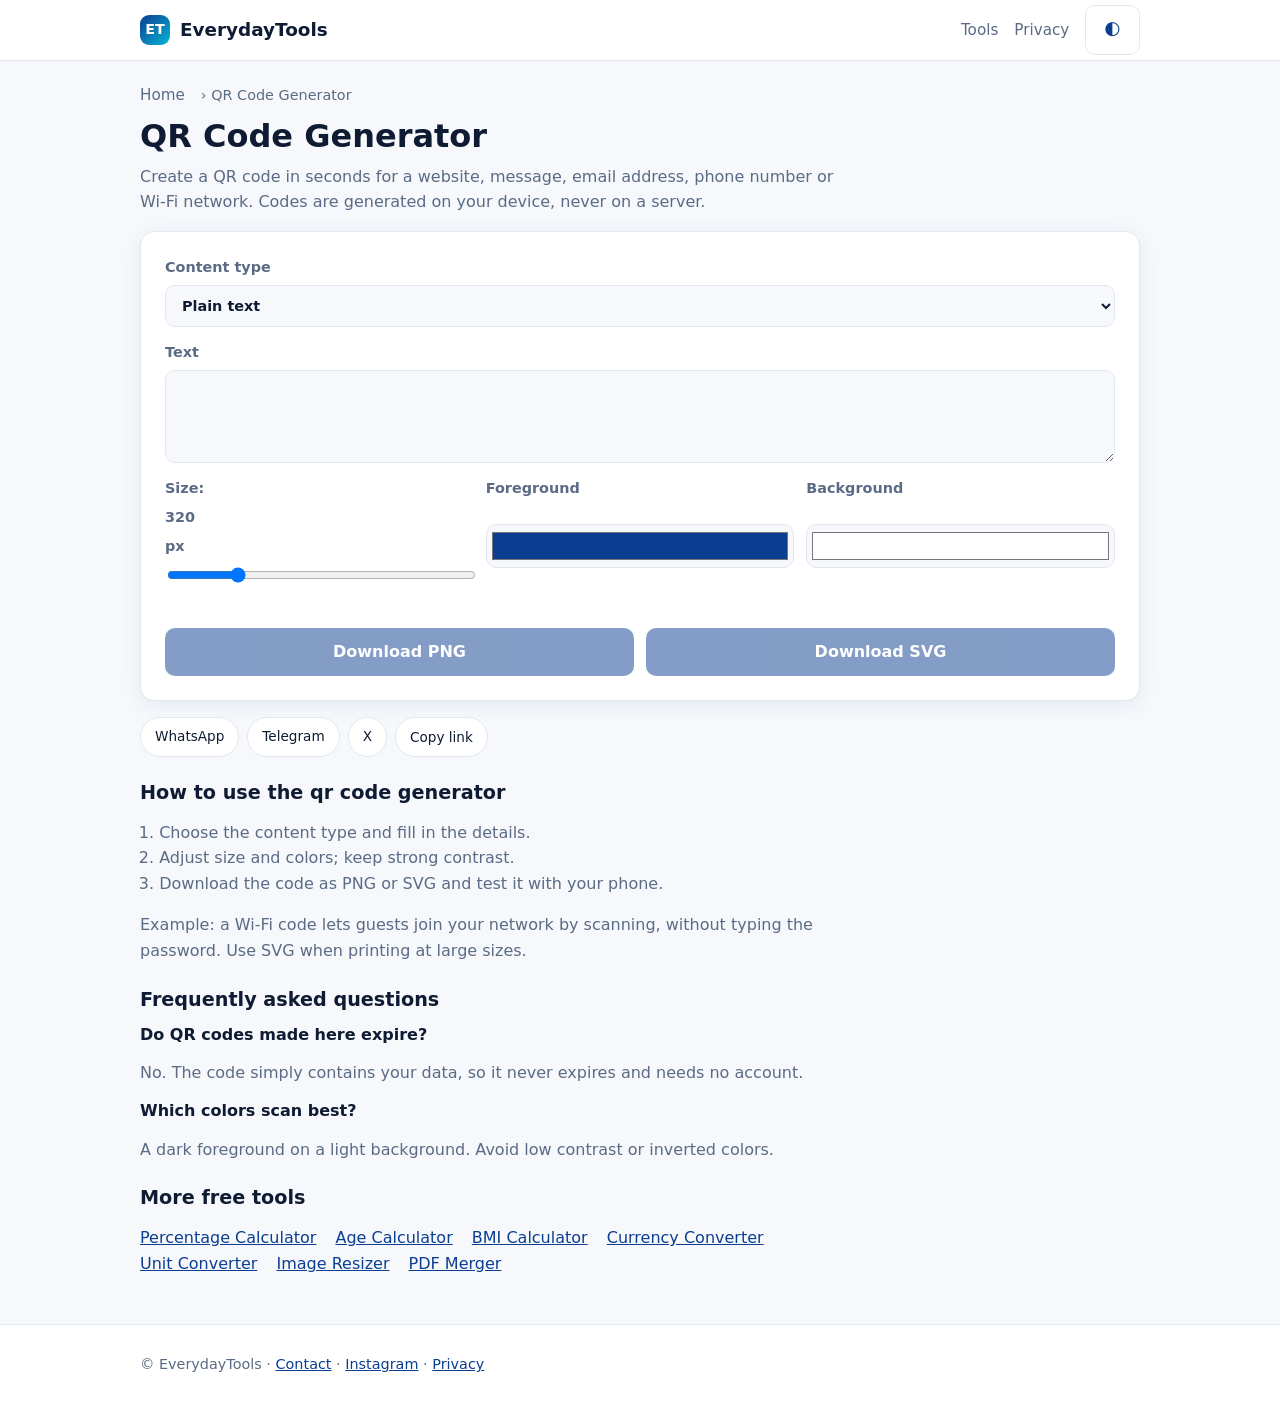
<file: tools/qr-generator.html>
<!DOCTYPE html>
<html lang="en">
<head>
<meta charset="utf-8">
<meta name="viewport" content="width=device-width, initial-scale=1">
<title>QR Code Generator – Free QR Codes for URLs, Text & Wi-Fi | EverydayTools</title>
<meta name="description" content="Free QR code generator for links, text, email, phone numbers and Wi-Fi. Choose size and colors, then download PNG or SVG. Made in your browser, no sign-up.">
<link rel="canonical" href="https://everydaytools.pages.dev/tools/qr-generator">
<link rel="icon" href="../favicon.svg" type="image/svg+xml">
<link rel="stylesheet" href="../style.css">
<meta property="og:type" content="website"><meta property="og:site_name" content="EverydayTools">
<meta property="og:title" content="QR Code Generator – Free QR Codes for URLs, Text & Wi-Fi"><meta property="og:description" content="Free QR code generator for links, text, email, phone numbers and Wi-Fi. Choose size and colors, then download PNG or SVG. Made in your browser, no sign-up.">
<meta property="og:url" content="https://everydaytools.pages.dev/tools/qr-generator"><meta property="og:image" content="https://everydaytools.pages.dev/og-image.png">
<meta name="twitter:card" content="summary_large_image"><meta name="twitter:title" content="QR Code Generator – Free QR Codes for URLs, Text & Wi-Fi"><meta name="twitter:description" content="Free QR code generator for links, text, email, phone numbers and Wi-Fi. Choose size and colors, then download PNG or SVG. Made in your browser, no sign-up."><meta name="twitter:image" content="https://everydaytools.pages.dev/og-image.png">
<script type="application/ld+json">{"@context": "https://schema.org", "@type": "WebApplication", "name": "QR Code Generator", "url": "https://everydaytools.pages.dev/tools/qr-generator", "description": "Free QR code generator for links, text, email, phone numbers and Wi-Fi. Choose size and colors, then download PNG or SVG. Made in your browser, no sign-up.", "applicationCategory": "UtilitiesApplication", "operatingSystem": "Any", "browserRequirements": "Requires JavaScript", "offers": {"@type": "Offer", "price": "0", "priceCurrency": "USD"}}</script>
<script type="application/ld+json">{"@context": "https://schema.org", "@type": "BreadcrumbList", "itemListElement": [{"@type": "ListItem", "position": 1, "name": "Home", "item": "https://everydaytools.pages.dev/"}, {"@type": "ListItem", "position": 2, "name": "QR Code Generator", "item": "https://everydaytools.pages.dev/tools/qr-generator"}]}</script>
<script type="application/ld+json">{"@context": "https://schema.org", "@type": "FAQPage", "mainEntity": [{"@type": "Question", "name": "Do QR codes made here expire?", "acceptedAnswer": {"@type": "Answer", "text": "No. The code simply contains your data, so it never expires and needs no account."}}, {"@type": "Question", "name": "Which colors scan best?", "acceptedAnswer": {"@type": "Answer", "text": "A dark foreground on a light background. Avoid low contrast or inverted colors."}}]}</script>
</head>
<body data-base="../" data-tool="qr-generator">
<header><div class="w"><a class="logo" href="../index.html" aria-label="EverydayTools home"><i>ET</i>EverydayTools</a>
<nav aria-label="Main"><a href="../index.html#tools">Tools</a><a href="../index.html#privacy">Privacy</a><button class="btn ghost" id="theme" aria-label="Toggle dark mode">🌓</button></nav></div></header>
<main class="w">
<nav class="crumb" aria-label="Breadcrumb"><a href="../index.html">Home</a> › QR Code Generator</nav>
<h1>QR Code Generator</h1><p class="note" style="font-size:1rem;max-width:70ch">Create a QR code in seconds for a website, message, email address, phone number or Wi-Fi network. Codes are generated on your device, never on a server.</p>
<div class="panel" id="panel" style="margin-top:16px"><noscript>This tool needs JavaScript enabled in your browser.</noscript></div>
<div class="share"><a id="wa" target="_blank" rel="noopener">WhatsApp</a><a id="tg" target="_blank" rel="noopener">Telegram</a><a id="xx" target="_blank" rel="noopener">X</a><button id="cu">Copy link</button></div>
<article class="about"><h2>How to use the qr code generator</h2><ol><li>Choose the content type and fill in the details.</li><li>Adjust size and colors; keep strong contrast.</li><li>Download the code as PNG or SVG and test it with your phone.</li></ol><p>Example: a Wi-Fi code lets guests join your network by scanning, without typing the password. Use SVG when printing at large sizes.</p><h2>Frequently asked questions</h2><h3>Do QR codes made here expire?</h3><p>No. The code simply contains your data, so it never expires and needs no account.</p><h3>Which colors scan best?</h3><p>A dark foreground on a light background. Avoid low contrast or inverted colors.</p>
<h2>More free tools</h2><p class="rel"><a href="percentage.html">Percentage Calculator</a> <a href="age.html">Age Calculator</a> <a href="bmi.html">BMI Calculator</a> <a href="currency.html">Currency Converter</a> <a href="unit-converter.html">Unit Converter</a> <a href="image-resizer.html">Image Resizer</a> <a href="pdf-merger.html">PDF Merger</a></p></article>
</main>
<footer><div class="w">© EverydayTools · <a href="mailto:hello@example.com">Contact</a> · <a href="https://instagram.com/" rel="noopener">Instagram</a> · <a href="../index.html#privacy">Privacy</a></div></footer>
<script src="../js/tools.js" defer></script>
</body></html>
</file>
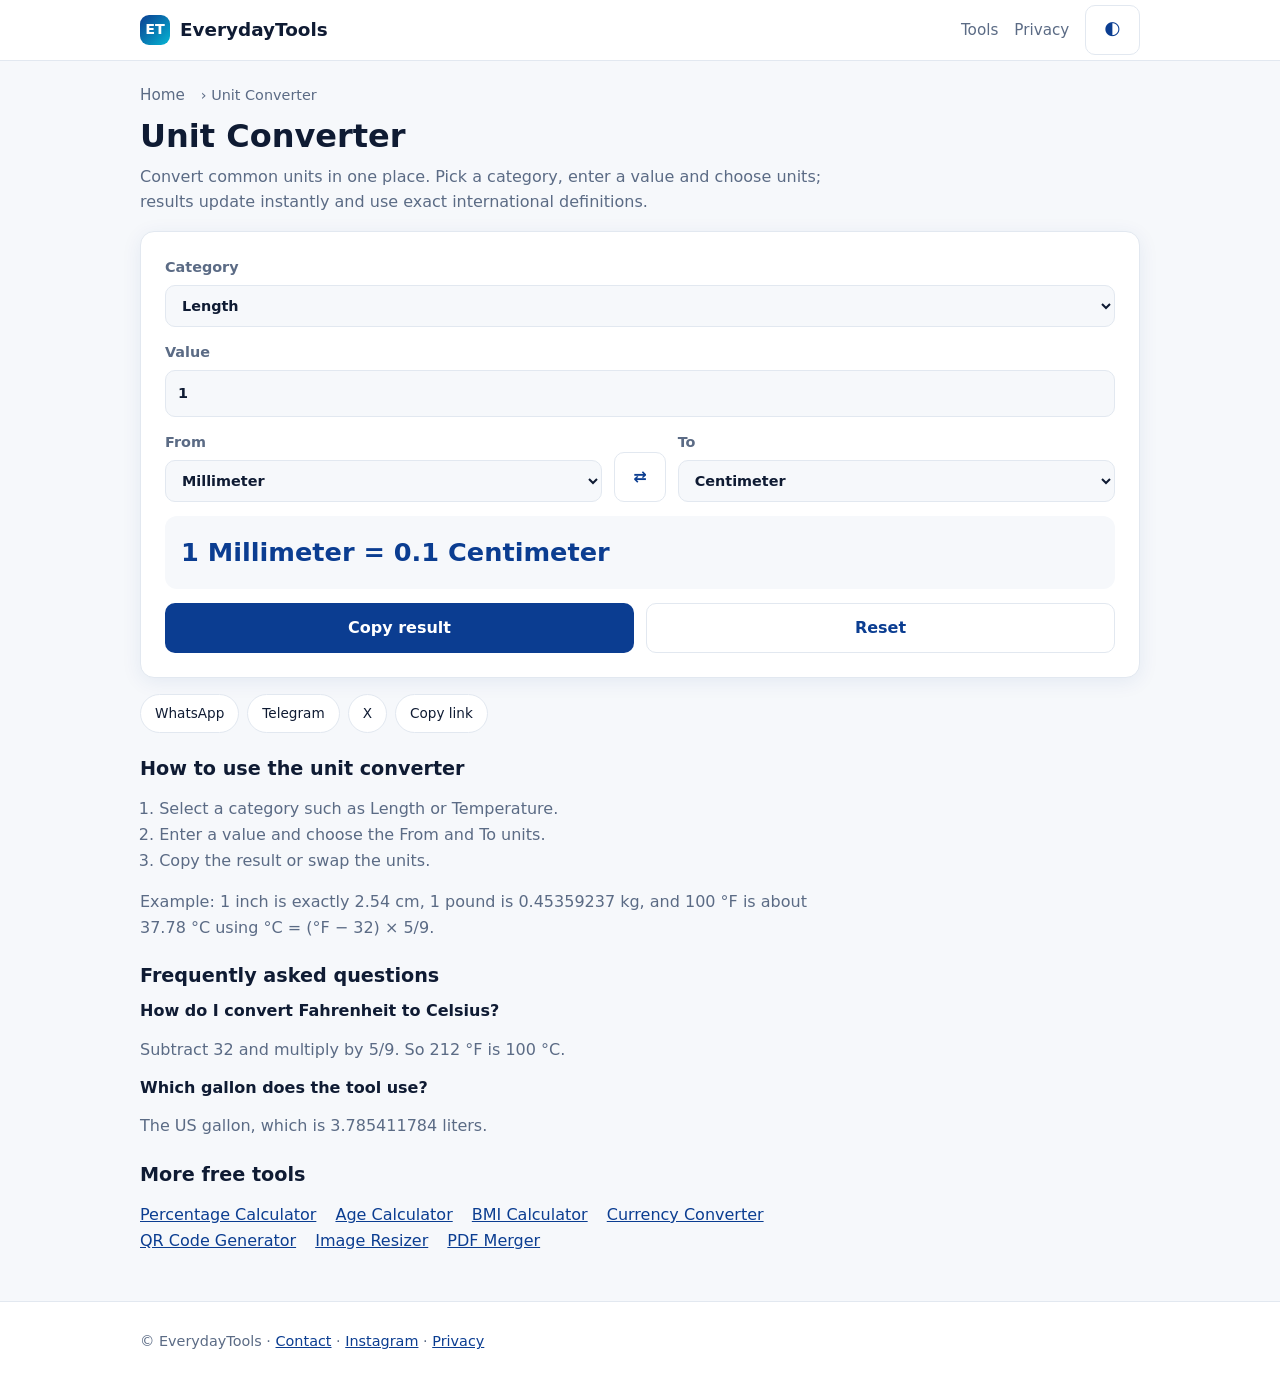
<file: tools/unit-converter.html>
<!DOCTYPE html>
<html lang="en">
<head>
<meta charset="utf-8">
<meta name="viewport" content="width=device-width, initial-scale=1">
<title>Unit Converter – Length, Weight, Temperature, Volume, Area | EverydayTools</title>
<meta name="description" content="Free unit converter for length, weight, temperature, volume and area. Convert inches to cm, pounds to kg, Fahrenheit to Celsius, gallons to liters and more.">
<link rel="canonical" href="https://everydaytools.pages.dev/tools/unit-converter">
<link rel="icon" href="../favicon.svg" type="image/svg+xml">
<link rel="stylesheet" href="../style.css">
<meta property="og:type" content="website"><meta property="og:site_name" content="EverydayTools">
<meta property="og:title" content="Unit Converter – Length, Weight, Temperature, Volume, Area"><meta property="og:description" content="Free unit converter for length, weight, temperature, volume and area. Convert inches to cm, pounds to kg, Fahrenheit to Celsius, gallons to liters and more.">
<meta property="og:url" content="https://everydaytools.pages.dev/tools/unit-converter"><meta property="og:image" content="https://everydaytools.pages.dev/og-image.png">
<meta name="twitter:card" content="summary_large_image"><meta name="twitter:title" content="Unit Converter – Length, Weight, Temperature, Volume, Area"><meta name="twitter:description" content="Free unit converter for length, weight, temperature, volume and area. Convert inches to cm, pounds to kg, Fahrenheit to Celsius, gallons to liters and more."><meta name="twitter:image" content="https://everydaytools.pages.dev/og-image.png">
<script type="application/ld+json">{"@context": "https://schema.org", "@type": "WebApplication", "name": "Unit Converter", "url": "https://everydaytools.pages.dev/tools/unit-converter", "description": "Free unit converter for length, weight, temperature, volume and area. Convert inches to cm, pounds to kg, Fahrenheit to Celsius, gallons to liters and more.", "applicationCategory": "UtilitiesApplication", "operatingSystem": "Any", "browserRequirements": "Requires JavaScript", "offers": {"@type": "Offer", "price": "0", "priceCurrency": "USD"}}</script>
<script type="application/ld+json">{"@context": "https://schema.org", "@type": "BreadcrumbList", "itemListElement": [{"@type": "ListItem", "position": 1, "name": "Home", "item": "https://everydaytools.pages.dev/"}, {"@type": "ListItem", "position": 2, "name": "Unit Converter", "item": "https://everydaytools.pages.dev/tools/unit-converter"}]}</script>
<script type="application/ld+json">{"@context": "https://schema.org", "@type": "FAQPage", "mainEntity": [{"@type": "Question", "name": "How do I convert Fahrenheit to Celsius?", "acceptedAnswer": {"@type": "Answer", "text": "Subtract 32 and multiply by 5/9. So 212 °F is 100 °C."}}, {"@type": "Question", "name": "Which gallon does the tool use?", "acceptedAnswer": {"@type": "Answer", "text": "The US gallon, which is 3.785411784 liters."}}]}</script>
</head>
<body data-base="../" data-tool="unit-converter">
<header><div class="w"><a class="logo" href="../index.html" aria-label="EverydayTools home"><i>ET</i>EverydayTools</a>
<nav aria-label="Main"><a href="../index.html#tools">Tools</a><a href="../index.html#privacy">Privacy</a><button class="btn ghost" id="theme" aria-label="Toggle dark mode">🌓</button></nav></div></header>
<main class="w">
<nav class="crumb" aria-label="Breadcrumb"><a href="../index.html">Home</a> › Unit Converter</nav>
<h1>Unit Converter</h1><p class="note" style="font-size:1rem;max-width:70ch">Convert common units in one place. Pick a category, enter a value and choose units; results update instantly and use exact international definitions.</p>
<div class="panel" id="panel" style="margin-top:16px"><noscript>This tool needs JavaScript enabled in your browser.</noscript></div>
<div class="share"><a id="wa" target="_blank" rel="noopener">WhatsApp</a><a id="tg" target="_blank" rel="noopener">Telegram</a><a id="xx" target="_blank" rel="noopener">X</a><button id="cu">Copy link</button></div>
<article class="about"><h2>How to use the unit converter</h2><ol><li>Select a category such as Length or Temperature.</li><li>Enter a value and choose the From and To units.</li><li>Copy the result or swap the units.</li></ol><p>Example: 1 inch is exactly 2.54 cm, 1 pound is 0.45359237 kg, and 100 °F is about 37.78 °C using °C = (°F − 32) × 5/9.</p><h2>Frequently asked questions</h2><h3>How do I convert Fahrenheit to Celsius?</h3><p>Subtract 32 and multiply by 5/9. So 212 °F is 100 °C.</p><h3>Which gallon does the tool use?</h3><p>The US gallon, which is 3.785411784 liters.</p>
<h2>More free tools</h2><p class="rel"><a href="percentage.html">Percentage Calculator</a> <a href="age.html">Age Calculator</a> <a href="bmi.html">BMI Calculator</a> <a href="currency.html">Currency Converter</a> <a href="qr-generator.html">QR Code Generator</a> <a href="image-resizer.html">Image Resizer</a> <a href="pdf-merger.html">PDF Merger</a></p></article>
</main>
<footer><div class="w">© EverydayTools · <a href="mailto:hello@example.com">Contact</a> · <a href="https://instagram.com/" rel="noopener">Instagram</a> · <a href="../index.html#privacy">Privacy</a></div></footer>
<script src="../js/tools.js" defer></script>
</body></html>
</file>
<file: style.css>
:root{--bg:#f6f8fb;--card:#fff;--tx:#0f1b33;--mu:#5b6b85;--pr:#0b3d91;--ac:#06b6d4;--bd:#e2e8f0;--sh:0 4px 20px rgba(11,61,145,.08);--r:14px}
[data-theme=dark]{--bg:#0b1220;--card:#121c31;--tx:#e8eefb;--mu:#9fb0cc;--pr:#4f8dff;--ac:#22d3ee;--bd:#24324d;--sh:0 4px 20px rgba(0,0,0,.4)}
*{box-sizing:border-box}[hidden]{display:none!important}
body{margin:0;background:var(--bg);color:var(--tx);font:16px/1.6 Inter,system-ui,-apple-system,"Segoe UI",Roboto,sans-serif}
a{color:var(--pr)}h1,h2,h3{line-height:1.2;margin:0 0 .5rem}
.w{max-width:1040px;margin:0 auto;padding:0 20px}
header{background:var(--card);border-bottom:1px solid var(--bd);position:sticky;top:0;z-index:5}
header .w{display:flex;align-items:center;justify-content:space-between;height:60px}
.logo{display:flex;align-items:center;gap:10px;font-weight:700;font-size:1.15rem;color:var(--tx);text-decoration:none}
.logo i{width:30px;height:30px;border-radius:9px;background:linear-gradient(135deg,var(--pr),var(--ac));display:grid;place-items:center;color:#fff;font-style:normal;font-size:.9rem}
nav{display:flex;gap:16px;align-items:center}nav a{text-decoration:none;color:var(--mu);font-size:.95rem}
.hero{padding:56px 0 28px;text-align:center}.hero h1{font-size:clamp(2rem,5vw,3rem)}.hero p{color:var(--mu);font-size:1.1rem;margin:0 auto 24px;max-width:560px}
#search{width:100%;max-width:560px;padding:15px 20px;border-radius:999px;border:1px solid var(--bd);background:var(--card);color:var(--tx);font-size:1rem;box-shadow:var(--sh)}
.grid{display:grid;grid-template-columns:repeat(auto-fill,minmax(230px,1fr));gap:16px;margin:16px 0 36px}
.card{background:var(--card);border:1px solid var(--bd);border-radius:var(--r);padding:20px;text-decoration:none;color:var(--tx);box-shadow:var(--sh);transition:transform .15s,border-color .15s}
.card:hover,.card:focus-visible{transform:translateY(-2px);border-color:var(--ac)}
.card .ic{font-size:1.6rem}.card h3{margin:.4rem 0 .2rem;font-size:1.05rem}.card p{margin:0;color:var(--mu);font-size:.9rem}
section{margin-bottom:12px}
.panel{background:var(--card);border:1px solid var(--bd);border-radius:var(--r);padding:24px;box-shadow:var(--sh);display:grid;gap:14px}
label{display:grid;gap:6px;font-size:.9rem;font-weight:600;color:var(--mu)}
input,select,textarea{font:inherit;padding:11px 12px;border-radius:10px;border:1px solid var(--bd);background:var(--bg);color:var(--tx);width:100%;min-width:0}
input[type=color]{padding:3px;height:44px}input[type=range]{padding:0}
input:focus-visible,select:focus-visible,button:focus-visible,.drop:focus-visible,a:focus-visible{outline:2px solid var(--ac);outline-offset:2px}
.row{display:flex;gap:12px;flex-wrap:wrap}.row>*{flex:1 1 140px}
.btn{padding:11px 18px;border-radius:10px;border:0;background:var(--pr);color:#fff;font:inherit;font-weight:600;cursor:pointer}
.btn:hover{filter:brightness(1.1)}.btn:disabled{opacity:.5;cursor:not-allowed}
.btn.ghost{background:transparent;color:var(--pr);border:1px solid var(--bd)}
.res{font-size:1.6rem;font-weight:700;color:var(--pr);background:var(--bg);border-radius:12px;padding:16px;word-break:break-word}
.note{color:var(--mu);font-size:.85rem;margin:0}.err{color:#d93025;font-size:.9rem;margin:0}
.chk{display:flex;align-items:center;gap:8px}.chk input{width:auto}
.drop{border:2px dashed var(--bd);border-radius:var(--r);padding:30px;text-align:center;cursor:pointer;color:var(--mu)}
.drop.on{border-color:var(--ac);background:var(--bg)}
img#pv{max-width:100%;max-height:260px;border-radius:10px;justify-self:center}
.bar{position:relative;height:12px;border-radius:99px;margin:18px 0 4px;background:linear-gradient(90deg,#38bdf8 0 28.3%,#22c55e 28.3% 50%,#f59e0b 50% 66.7%,#ef4444 66.7%)}
.bar b{position:absolute;top:-6px;width:4px;height:24px;background:var(--tx);border-radius:2px;transform:translateX(-50%)}
.li{display:flex;align-items:center;gap:8px;padding:8px 12px;background:var(--bg);border-radius:10px}.li span{flex:1;overflow:hidden;text-overflow:ellipsis;white-space:nowrap}.li button{padding:4px 10px}
.share{display:flex;gap:8px;flex-wrap:wrap;margin:16px 0}.share a,.share button{font-size:.85rem;padding:8px 14px;border-radius:99px;border:1px solid var(--bd);background:var(--card);color:var(--tx);text-decoration:none;cursor:pointer;font-family:inherit}
.back{display:inline-block;margin:24px 0 12px;text-decoration:none}
.about{max-width:70ch;color:var(--mu)}.about h2{color:var(--tx);font-size:1.2rem;margin-top:24px}
footer{border-top:1px solid var(--bd);margin-top:48px;padding:28px 0;color:var(--mu);font-size:.9rem;background:var(--card)}
details summary{cursor:pointer;font-weight:600}
@media(prefers-reduced-motion:reduce){*{transition:none!important}}
.crumb{margin:22px 0 10px;font-size:.9rem;color:var(--mu)}.crumb a{text-decoration:none}
.about ol,.about ul{padding-left:1.2rem}.about h3{color:var(--tx);font-size:1rem;margin:14px 0 4px}.rel a{margin-right:14px;white-space:nowrap}
.tl{display:flex;flex-wrap:wrap;gap:6px 16px;padding:0;list-style:none}
</file>
